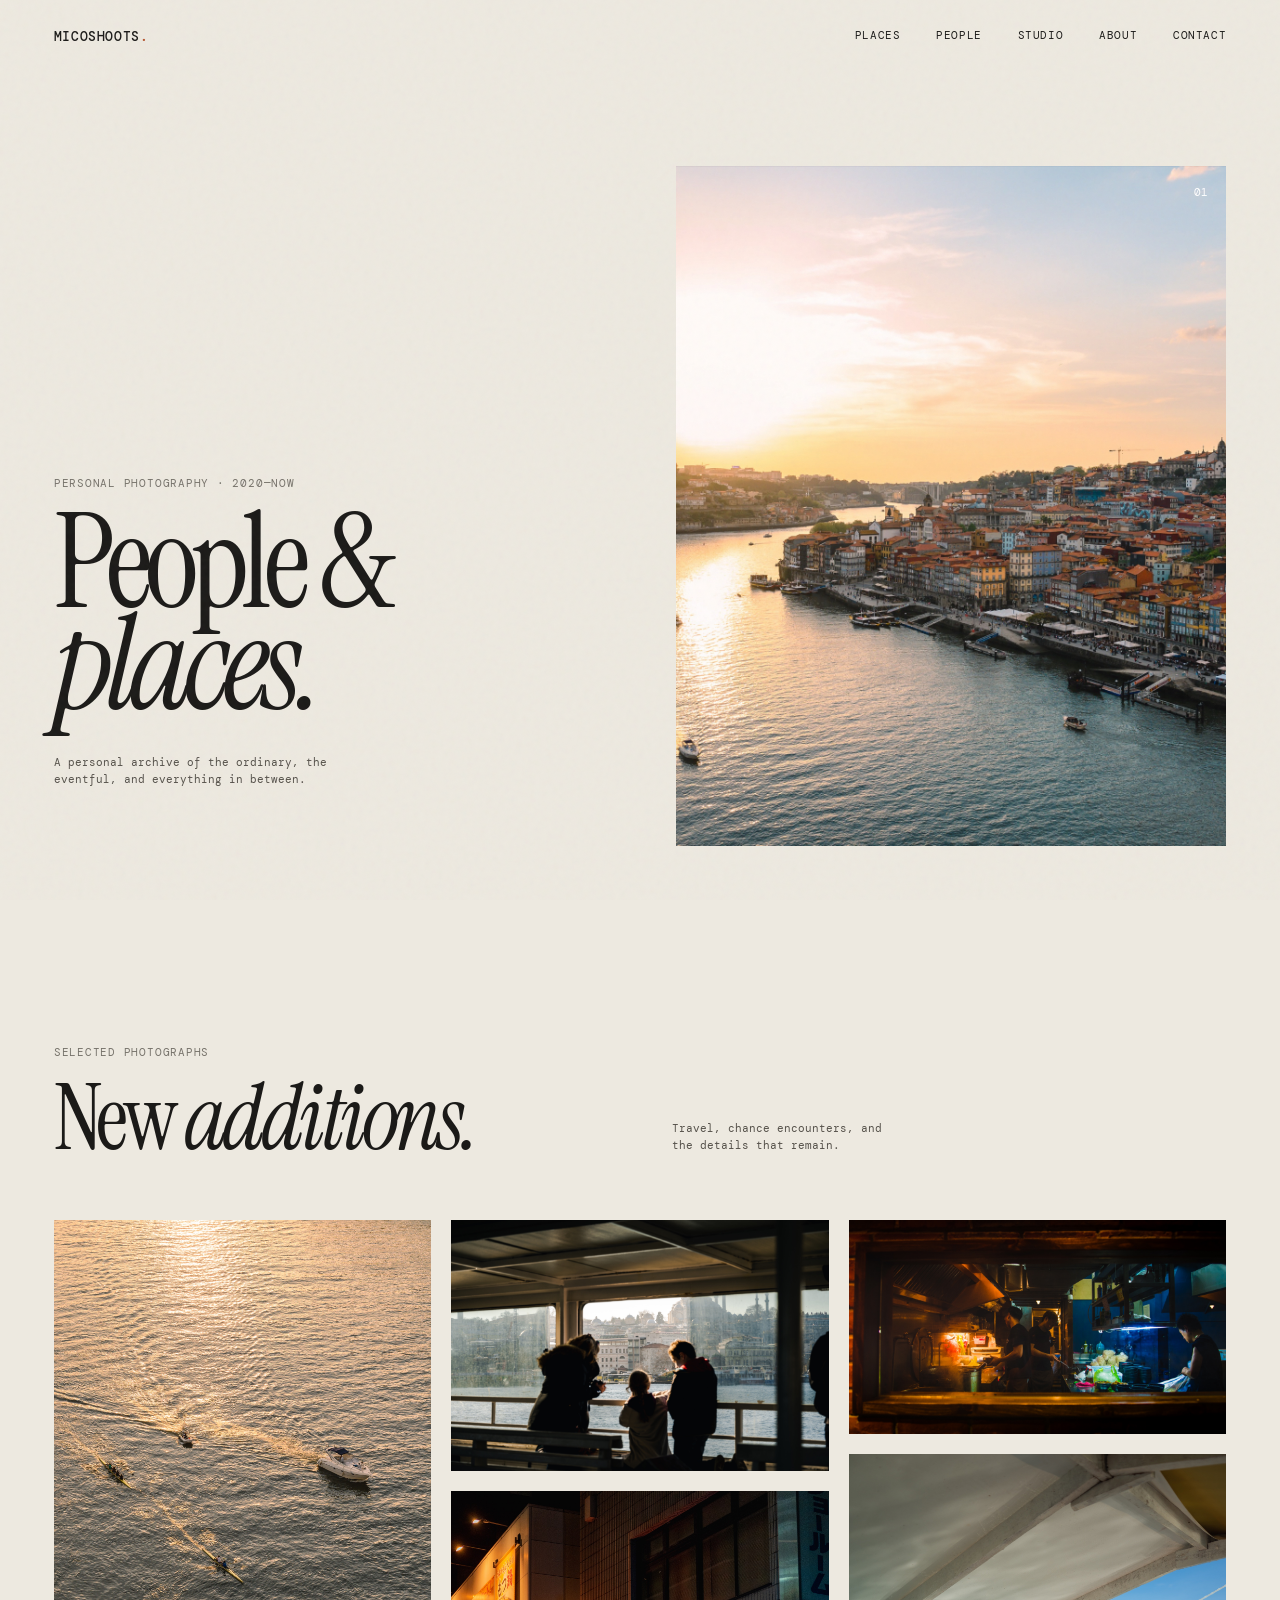
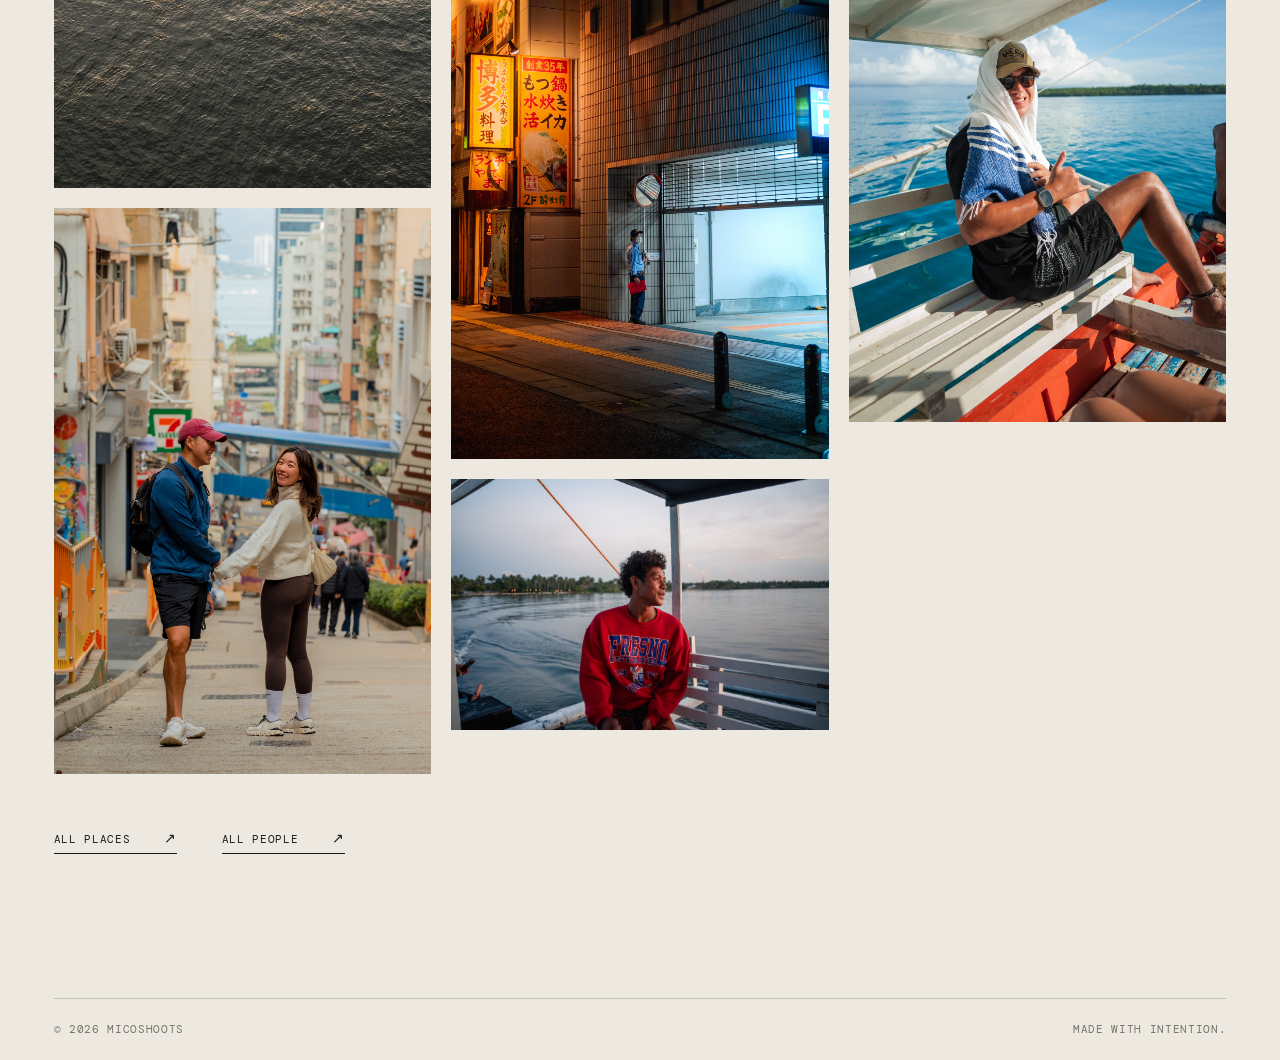
<file: index.html>
<!doctype html>
<html lang="en">
  <head>
    <meta charset="UTF-8" />
    <meta name="viewport" content="width=device-width, initial-scale=1.0" />
    <meta name="description" content="Personal photographs of people and places by Mico Go." />
    <title>micoshoots — Photographs</title>
    <link rel="icon" href="favicon.svg" type="image/svg+xml" />
    <!-- Google tag (gtag.js) -->
    <script async src="https://www.googletagmanager.com/gtag/js?id=G-JV5TZPGL5W"></script>
    <script>
      window.dataLayer = window.dataLayer || [];
      function gtag(){dataLayer.push(arguments);}
      gtag('js', new Date());
      gtag('config', 'G-JV5TZPGL5W');
    </script>
    <link rel="preconnect" href="https://fonts.googleapis.com" />
    <link rel="preconnect" href="https://fonts.gstatic.com" crossorigin />
    <link href="https://fonts.googleapis.com/css2?family=DM+Mono:wght@400;500&family=Instrument+Serif:ital@0;1&display=swap" rel="stylesheet" />
    <link rel="stylesheet" href="styles.css" />
  </head>
  <body>
    <div class="grain" aria-hidden="true"></div>
    <header class="site-header">
      <a class="wordmark" href="#top">micoshoots<span>.</span></a>
      <nav aria-label="Primary navigation">
        <a href="places.html">Places</a>
        <a href="people.html">People</a>
        <a href="studio-work-events.html">Studio</a>
        <a href="about.html">About</a>
        <a href="mailto:mico.go@gmail.com">Contact</a>
      </nav>
    </header>

    <main id="top">
      <section class="hero" aria-labelledby="hero-title">
        <div class="hero-copy">
          <p class="eyebrow">Personal photography · 2020—now</p>
          <h1 id="hero-title">People &amp;<br /><em>places.</em></h1>
          <p class="hero-intro">A personal archive of the ordinary, the eventful, and everything in between.</p>
        </div>
        <a class="hero-image image-slot hero-slot" href="#featured" aria-label="Explore selected photographs">
          <img src="images/places/MTG_1075.jpg" alt="Travel photograph" fetchpriority="high" />
          <span class="photo-number">01</span>
          <span class="hero-image-caption">See the photographs <span>↓</span></span>
        </a>
      </section>

      <section class="home-selection" id="featured" aria-labelledby="featured-title">
        <div class="section-heading">
          <p class="eyebrow">Selected photographs</p>
          <h2 id="featured-title">New <em>additions.</em></h2>
          <p>Travel, chance encounters, and the details that remain.</p>
        </div>

        <div class="photo-grid home-photo-grid">
          <a class="photo-card" href="places.html"><img src="images/places/MTG_1077.jpg" alt="Travel photograph" loading="lazy" /></a>
          <a class="photo-card" href="people.html"><img src="images/people/20251227-MTG_0203.JPG" alt="Portrait photograph" loading="lazy" /></a>
          <a class="photo-card" href="people.html"><img src="images/people/MTG_0802.jpg" alt="Passengers looking across a city waterfront from a ferry" loading="lazy" /></a>
          <a class="photo-card" href="places.html"><img src="images/places/MTG_2035.jpg" alt="Travel photograph" loading="lazy" /></a>
          <a class="photo-card" href="people.html"><img src="images/people/MTG_6639.jpg" alt="Portrait photograph" loading="lazy" /></a>
          <a class="photo-card" href="people.html"><img src="images/people/13.jpg" alt="Cooks working inside a restaurant kitchen" loading="lazy" /></a>
          <a class="photo-card" href="people.html"><img src="images/people/MTG_7825.jpg" alt="Portrait photograph" loading="lazy" /></a>
        </div>

        <div class="collection-links" aria-label="Browse all photographs">
          <a href="places.html">All places <span>↗</span></a>
          <a href="people.html">All people <span>↗</span></a>
        </div>
      </section>

    </main>

    <footer>
      <span>© <span id="year"></span> micoshoots</span>
      <span>Made with intention.</span>
    </footer>
    <script src="script.js"></script>
  </body>
</html>
</file>
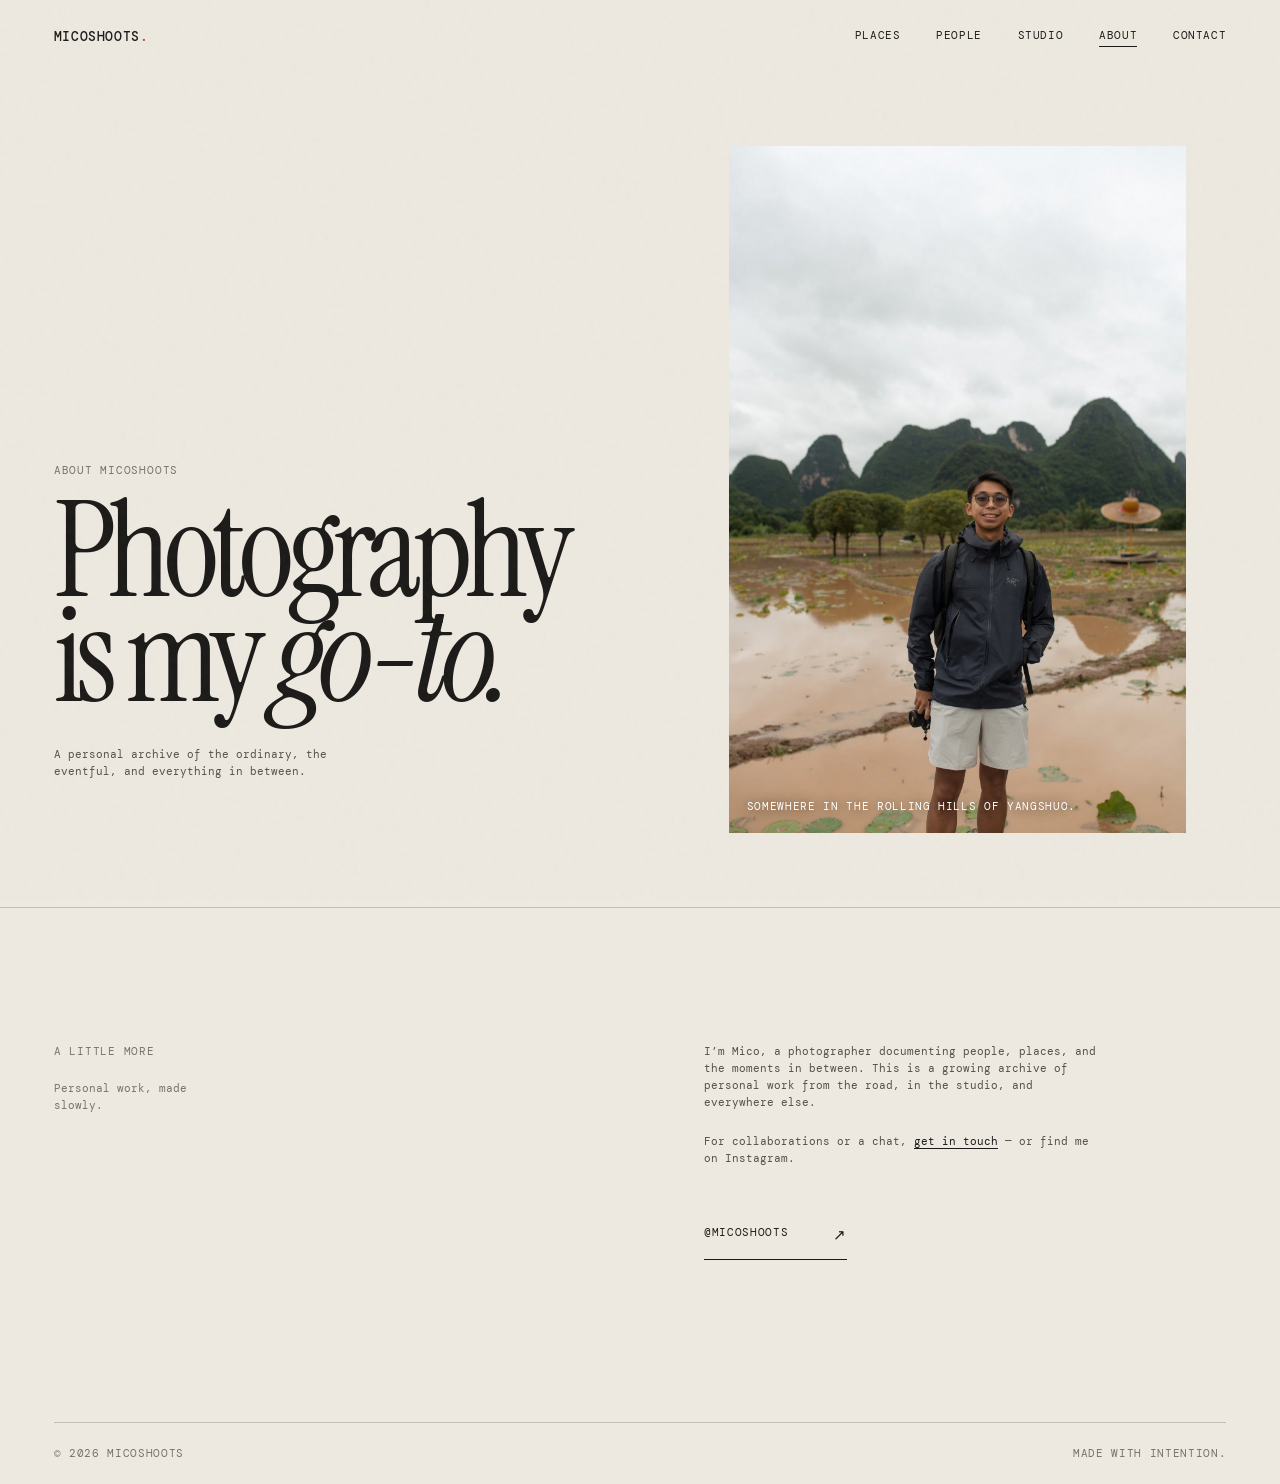
<file: about.html>
<!doctype html>
<html lang="en">
  <head>
    <meta charset="UTF-8" />
    <meta name="viewport" content="width=device-width, initial-scale=1.0" />
    <meta name="description" content="About Mico Go and micoshoots." />
    <title>About — micoshoots</title>
    <link rel="icon" href="favicon.svg" type="image/svg+xml" />
    <!-- Google tag (gtag.js) -->
    <script async src="https://www.googletagmanager.com/gtag/js?id=G-JV5TZPGL5W"></script>
    <script>
      window.dataLayer = window.dataLayer || [];
      function gtag(){dataLayer.push(arguments);}
      gtag('js', new Date());
      gtag('config', 'G-JV5TZPGL5W');
    </script>
    <link rel="preconnect" href="https://fonts.googleapis.com" />
    <link rel="preconnect" href="https://fonts.gstatic.com" crossorigin />
    <link href="https://fonts.googleapis.com/css2?family=DM+Mono:wght@400;500&family=Instrument+Serif:ital@0;1&display=swap" rel="stylesheet" />
    <link rel="stylesheet" href="styles.css" />
  </head>
  <body class="about-page">
    <div class="grain" aria-hidden="true"></div>
    <header class="site-header">
      <a class="wordmark" href="index.html">micoshoots<span>.</span></a>
      <nav aria-label="Primary navigation">
        <a href="places.html">Places</a>
        <a href="people.html">People</a>
        <a href="studio-work-events.html">Studio</a>
        <a href="about.html" aria-current="page">About</a>
        <a href="mailto:mico.go@gmail.com">Contact</a>
      </nav>
    </header>

    <main>
      <section class="about-page-hero" aria-labelledby="about-title">
        <div class="about-page-title">
          <p class="eyebrow">About micoshoots</p>
          <h1 id="about-title">Photography is my <em>go-to.</em></h1>
          <p class="about-lede">A personal archive of the ordinary, the eventful, and everything in between.</p>
        </div>
        <figure class="about-page-photo image-slot">
          <img src="images/about-mico.jpg" alt="Mico holding a camera in a mountain landscape" fetchpriority="high" />
          <figcaption>Somewhere in the rolling hills of Yangshuo.</figcaption>
        </figure>
      </section>

      <section class="about-page-story" aria-label="About Mico">
        <div class="about-page-note">
          <p class="eyebrow">A little more</p>
          <p>Personal work, made slowly.</p>
        </div>
        <div class="about-page-copy">
          <p>I’m Mico, a photographer documenting people, places, and the moments in between. This is a growing archive of personal work from the road, in the studio, and everywhere else.</p>
          <p>For collaborations or a chat, <a href="mailto:mico.go@gmail.com?subject=What's%20up!">get in touch</a> — or find me on Instagram.</p>
          <a class="instagram-link" href="https://instagram.com/micoshoots/" target="_blank" rel="noreferrer">@micoshoots <span>↗</span></a>
        </div>
      </section>
    </main>

    <footer>
      <span>© <span id="year"></span> micoshoots</span>
      <span>Made with intention.</span>
    </footer>
    <script src="script.js"></script>
  </body>
</html>
</file>
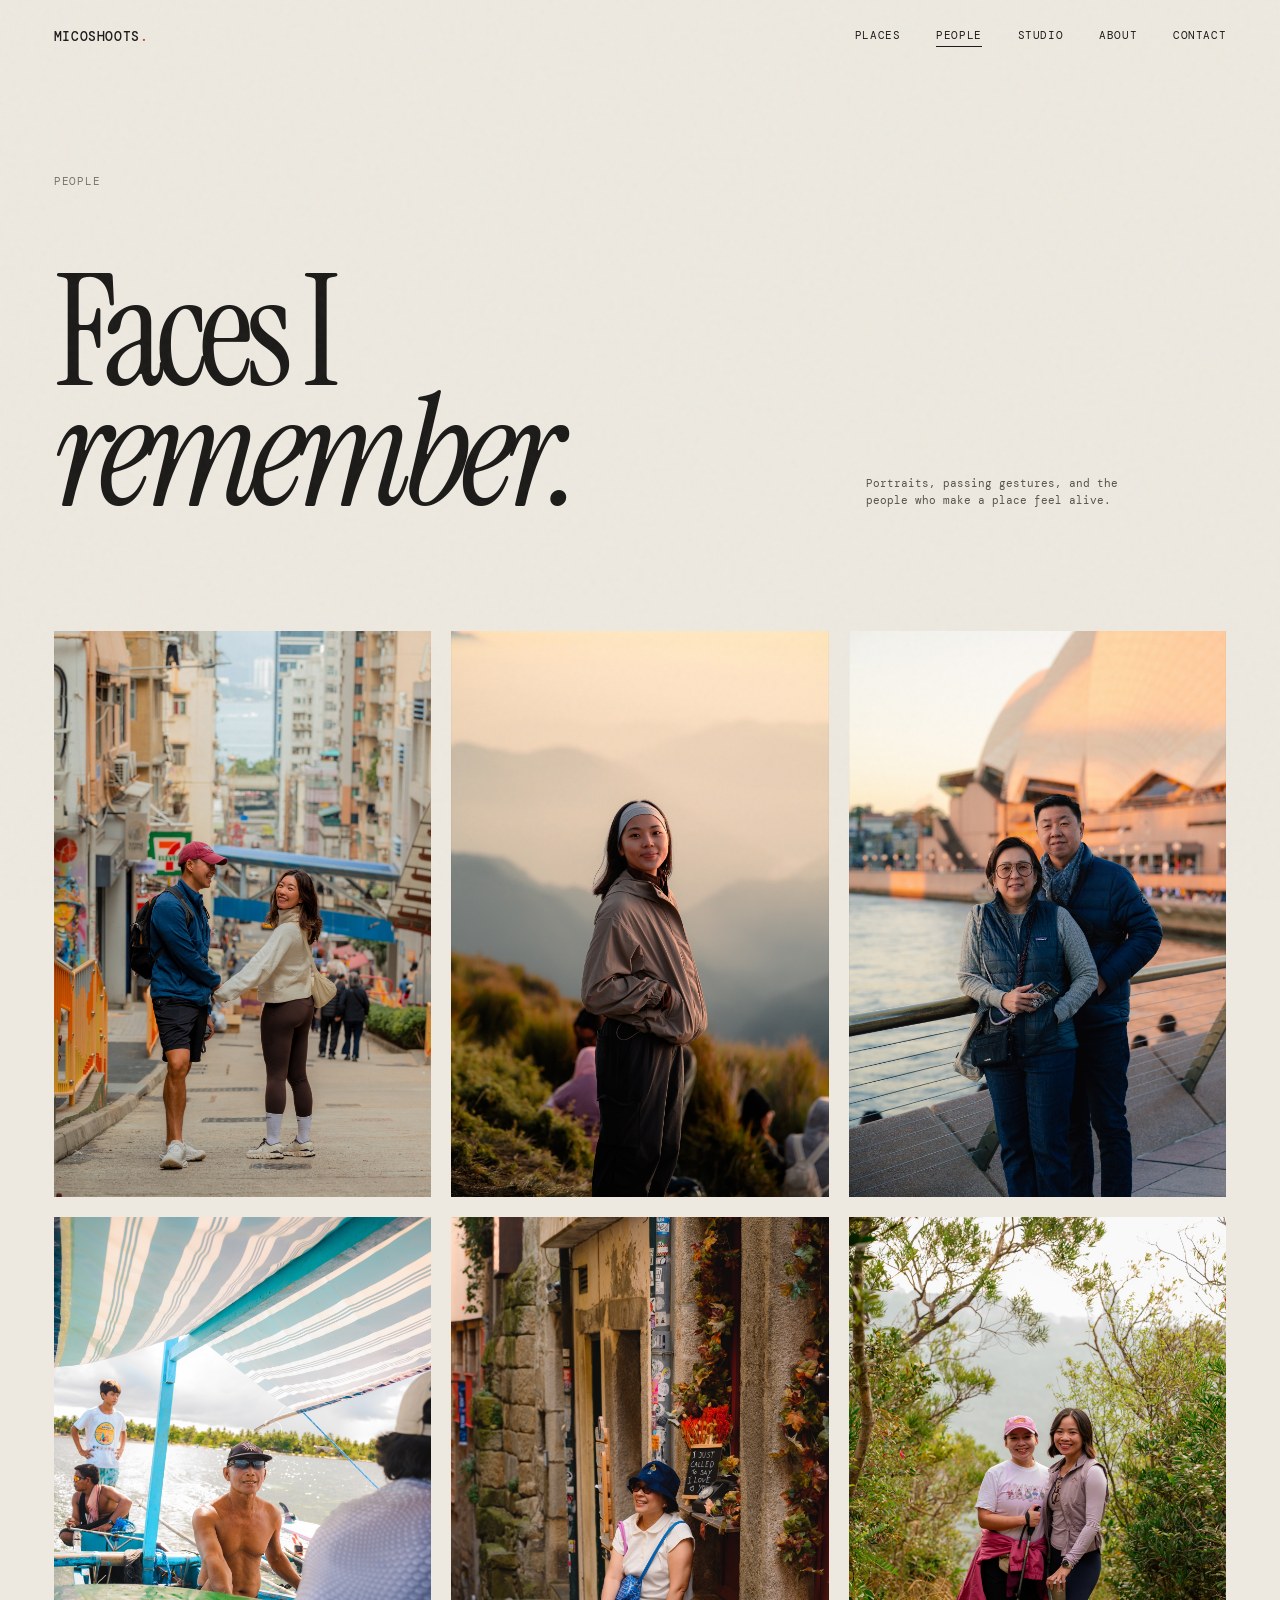
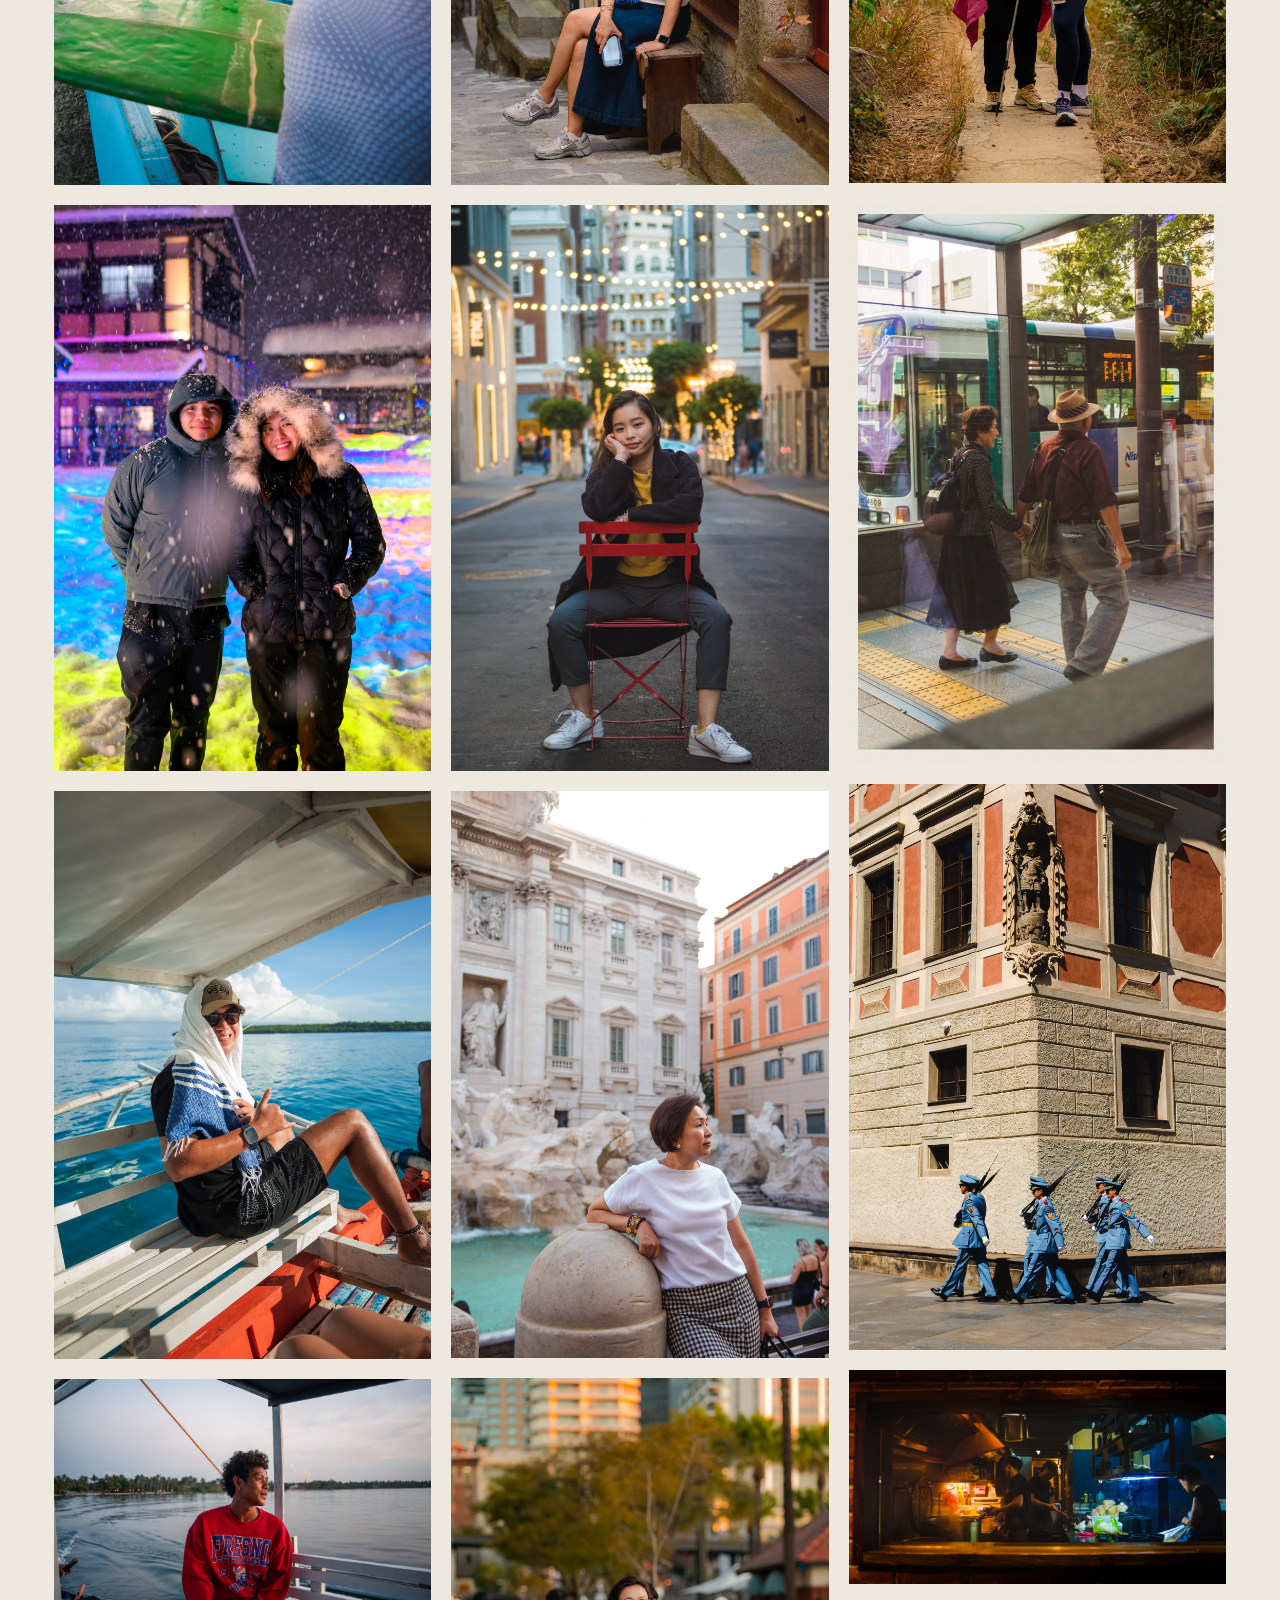
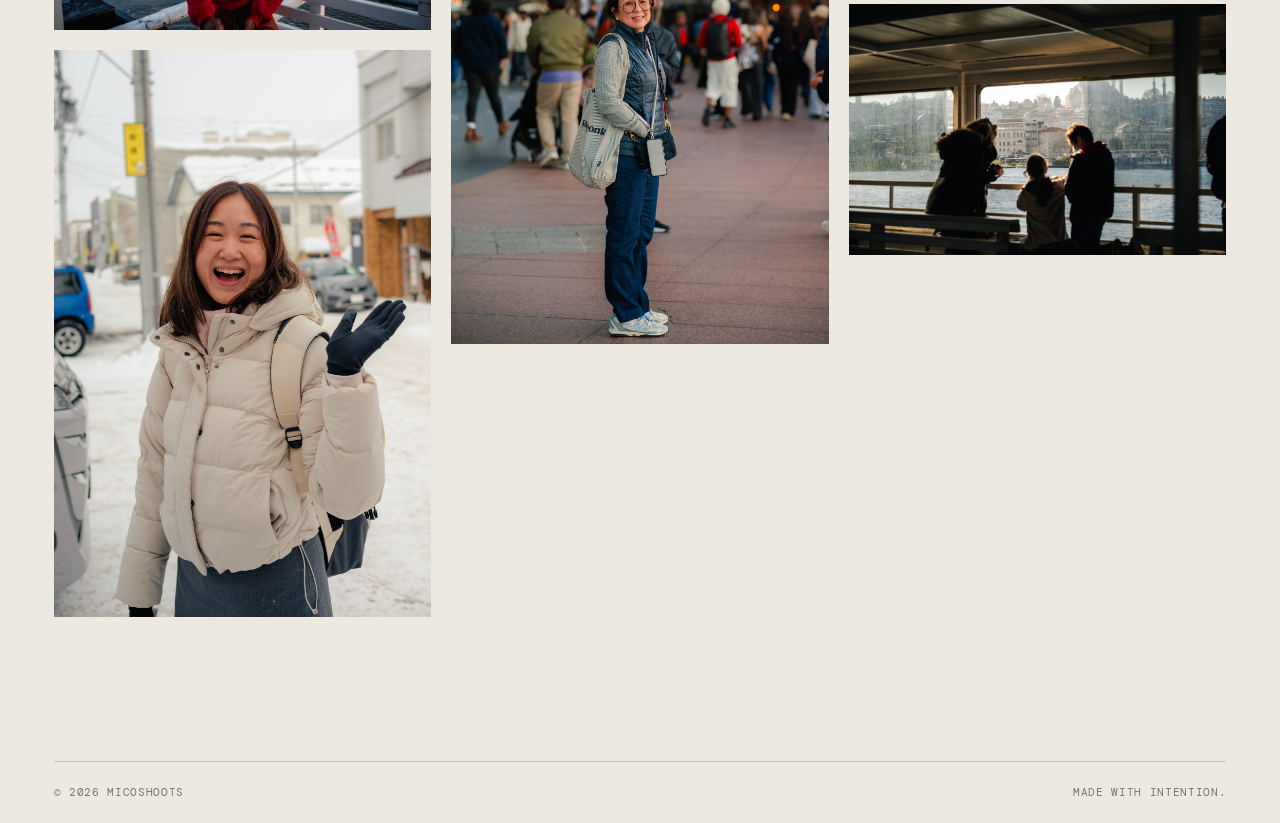
<file: people.html>
<!doctype html>
<html lang="en">
  <head>
    <meta charset="UTF-8" />
    <meta name="viewport" content="width=device-width, initial-scale=1.0" />
    <meta name="description" content="Portrait photographs by Mico Go." />
    <title>People — micoshoots</title>
    <link rel="icon" href="favicon.svg" type="image/svg+xml" />
    <script async src="https://www.googletagmanager.com/gtag/js?id=G-JV5TZPGL5W"></script>
    <script>window.dataLayer = window.dataLayer || []; function gtag(){dataLayer.push(arguments);} gtag('js', new Date()); gtag('config', 'G-JV5TZPGL5W');</script>
    <link rel="preconnect" href="https://fonts.googleapis.com" />
    <link rel="preconnect" href="https://fonts.gstatic.com" crossorigin />
    <link href="https://fonts.googleapis.com/css2?family=DM+Mono:wght@400;500&family=Instrument+Serif:ital@0;1&display=swap" rel="stylesheet" />
    <link rel="stylesheet" href="styles.css" />
  </head>
  <body class="gallery-page">
    <div class="grain" aria-hidden="true"></div>
    <header class="site-header">
      <a class="wordmark" href="index.html">micoshoots<span>.</span></a>
      <nav aria-label="Primary navigation">
        <a href="places.html">Places</a>
        <a href="people.html" aria-current="page">People</a>
        <a href="studio-work-events.html">Studio</a>
        <a href="about.html">About</a>
        <a href="mailto:mico.go@gmail.com">Contact</a>
      </nav>
    </header>
    <main>
      <section class="gallery-intro" aria-labelledby="people-title">
        <p class="eyebrow">People</p>
        <h1 id="people-title">Faces I <em>remember.</em></h1>
        <p>Portraits, passing gestures, and the people who make a place feel alive.</p>
      </section>
      <section class="gallery-section" aria-label="People photographs">
        <div class="photo-grid gallery-photo-grid">
          <figure class="photo-card"><img src="images/people/20251227-MTG_0203.JPG" alt="Portrait photograph" fetchpriority="high" /></figure>
          <figure class="photo-card"><img src="images/people/MTG_2408.jpg" alt="Portrait photograph" loading="lazy" /></figure>
          <figure class="photo-card"><img src="images/people/20260202-MTG_0444.JPG" alt="Portrait photograph" loading="lazy" /></figure>
          <figure class="photo-card"><img src="images/people/MTG_7825.jpg" alt="Portrait photograph" loading="lazy" /></figure>
          <figure class="photo-card"><img src="images/people/MTG_6639.jpg" alt="Portrait photograph" loading="lazy" /></figure>
          <figure class="photo-card"><img src="images/people/20260129-MTG_0368.JPG" alt="Portrait photograph" loading="lazy" /></figure>
          <figure class="photo-card"><img src="images/people/20260426-MTG_0614.JPG" alt="Portrait photograph" loading="lazy" /></figure>
          <figure class="photo-card"><img src="images/people/MTG_0919.jpg" alt="Portrait photograph" loading="lazy" /></figure>
          <figure class="photo-card"><img src="images/people/MTG-5506 copy.jpg" alt="Portrait photograph" loading="lazy" /></figure>
          <figure class="photo-card"><img src="images/people/MTG-9099 copy.jpg" alt="Portrait photograph" loading="lazy" /></figure>
          <figure class="photo-card"><img src="images/people/20260731-MTG_1135.JPG" alt="Portrait photograph" loading="lazy" /></figure>
          <figure class="photo-card"><img src="images/people/20260731-MTG_1127.JPG" alt="Portrait photograph" loading="lazy" /></figure>
          <figure class="photo-card"><img src="images/people/20251227-MTG_0130.JPG" alt="Portrait photograph" loading="lazy" /></figure>
          <figure class="photo-card"><img src="images/people/screenshot-couple.jpg" alt="An older couple holding hands at a bus stop" loading="lazy" /></figure>
          <figure class="photo-card"><img src="images/people/3.jpg" alt="Ceremonial guards marching outside a historic building" loading="lazy" /></figure>
          <figure class="photo-card"><img src="images/people/13.jpg" alt="Cooks working inside a restaurant kitchen" loading="lazy" /></figure>
          <figure class="photo-card"><img src="images/people/MTG_0802.jpg" alt="Passengers looking across a city waterfront from a ferry" loading="lazy" /></figure>
        </div>
      </section>
    </main>
    <footer><span>© <span id="year"></span> micoshoots</span><span>Made with intention.</span></footer>
    <script src="script.js"></script>
  </body>
</html>
</file>
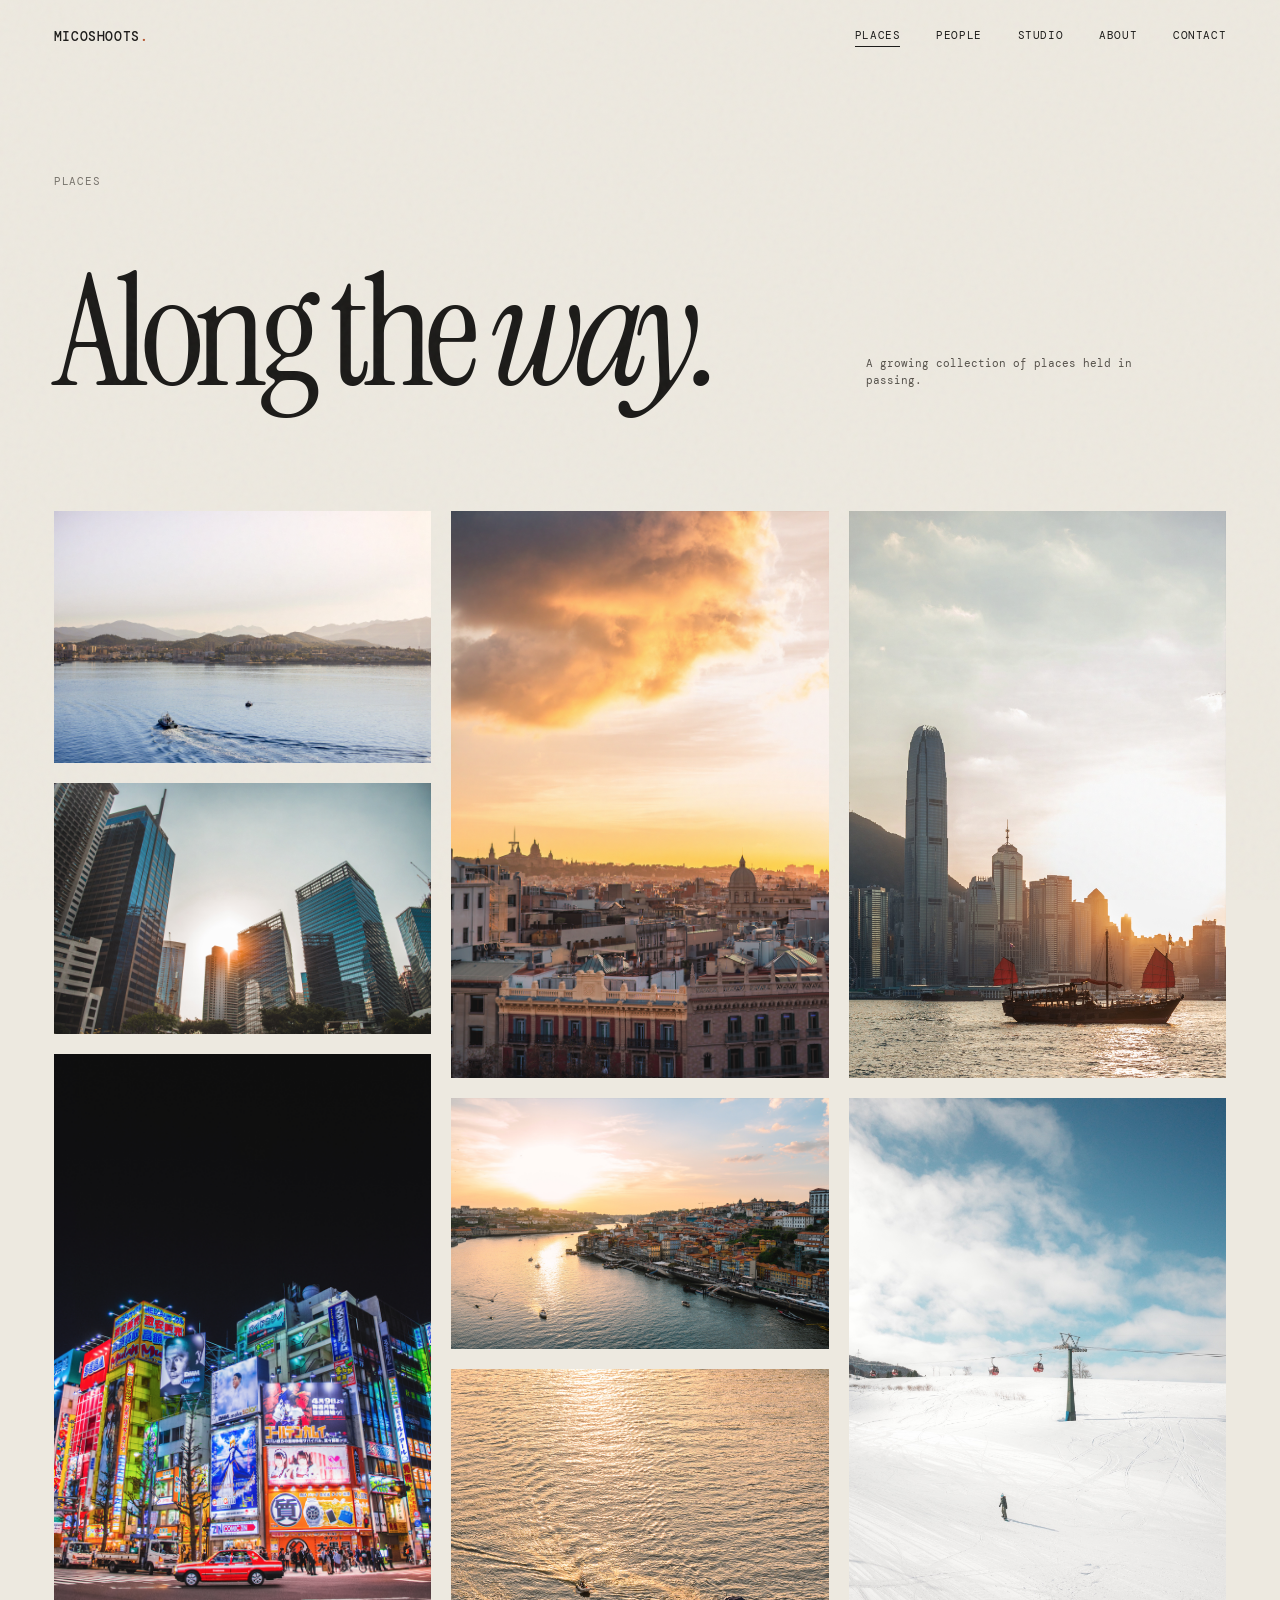
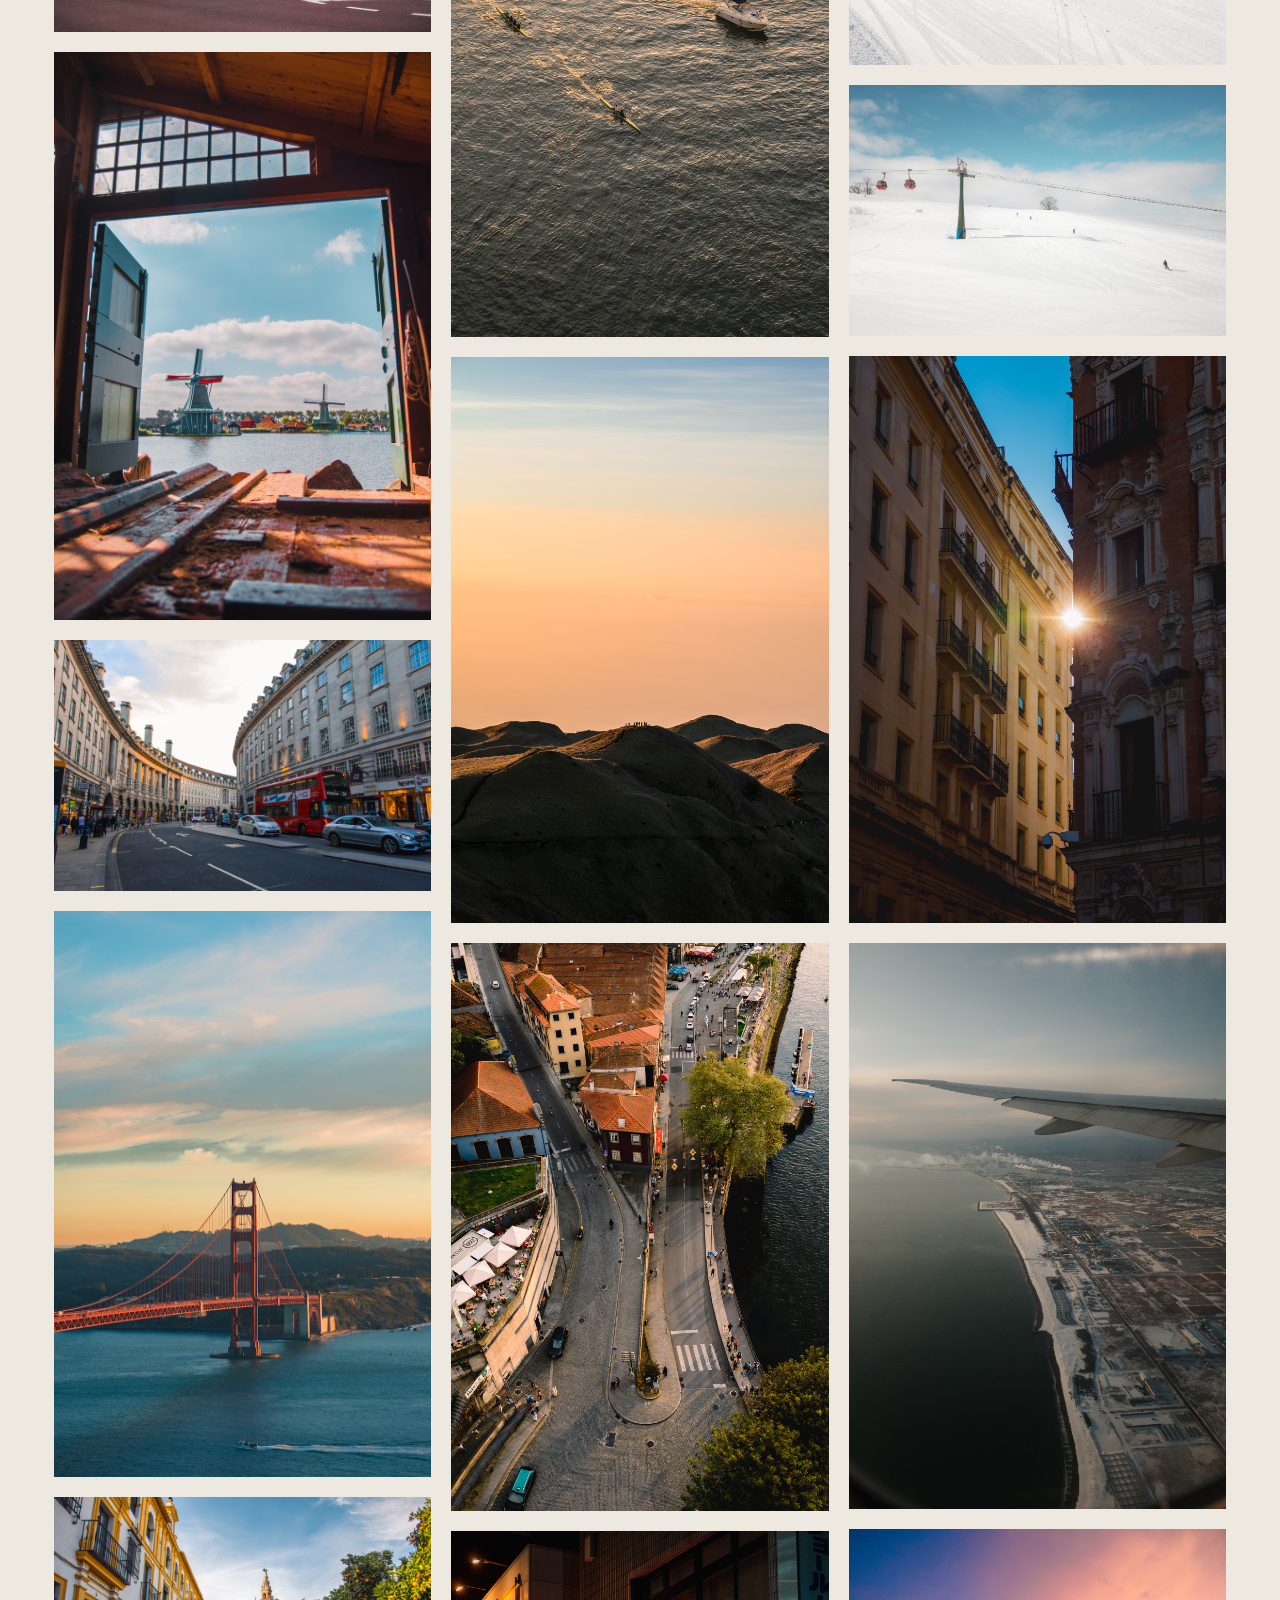
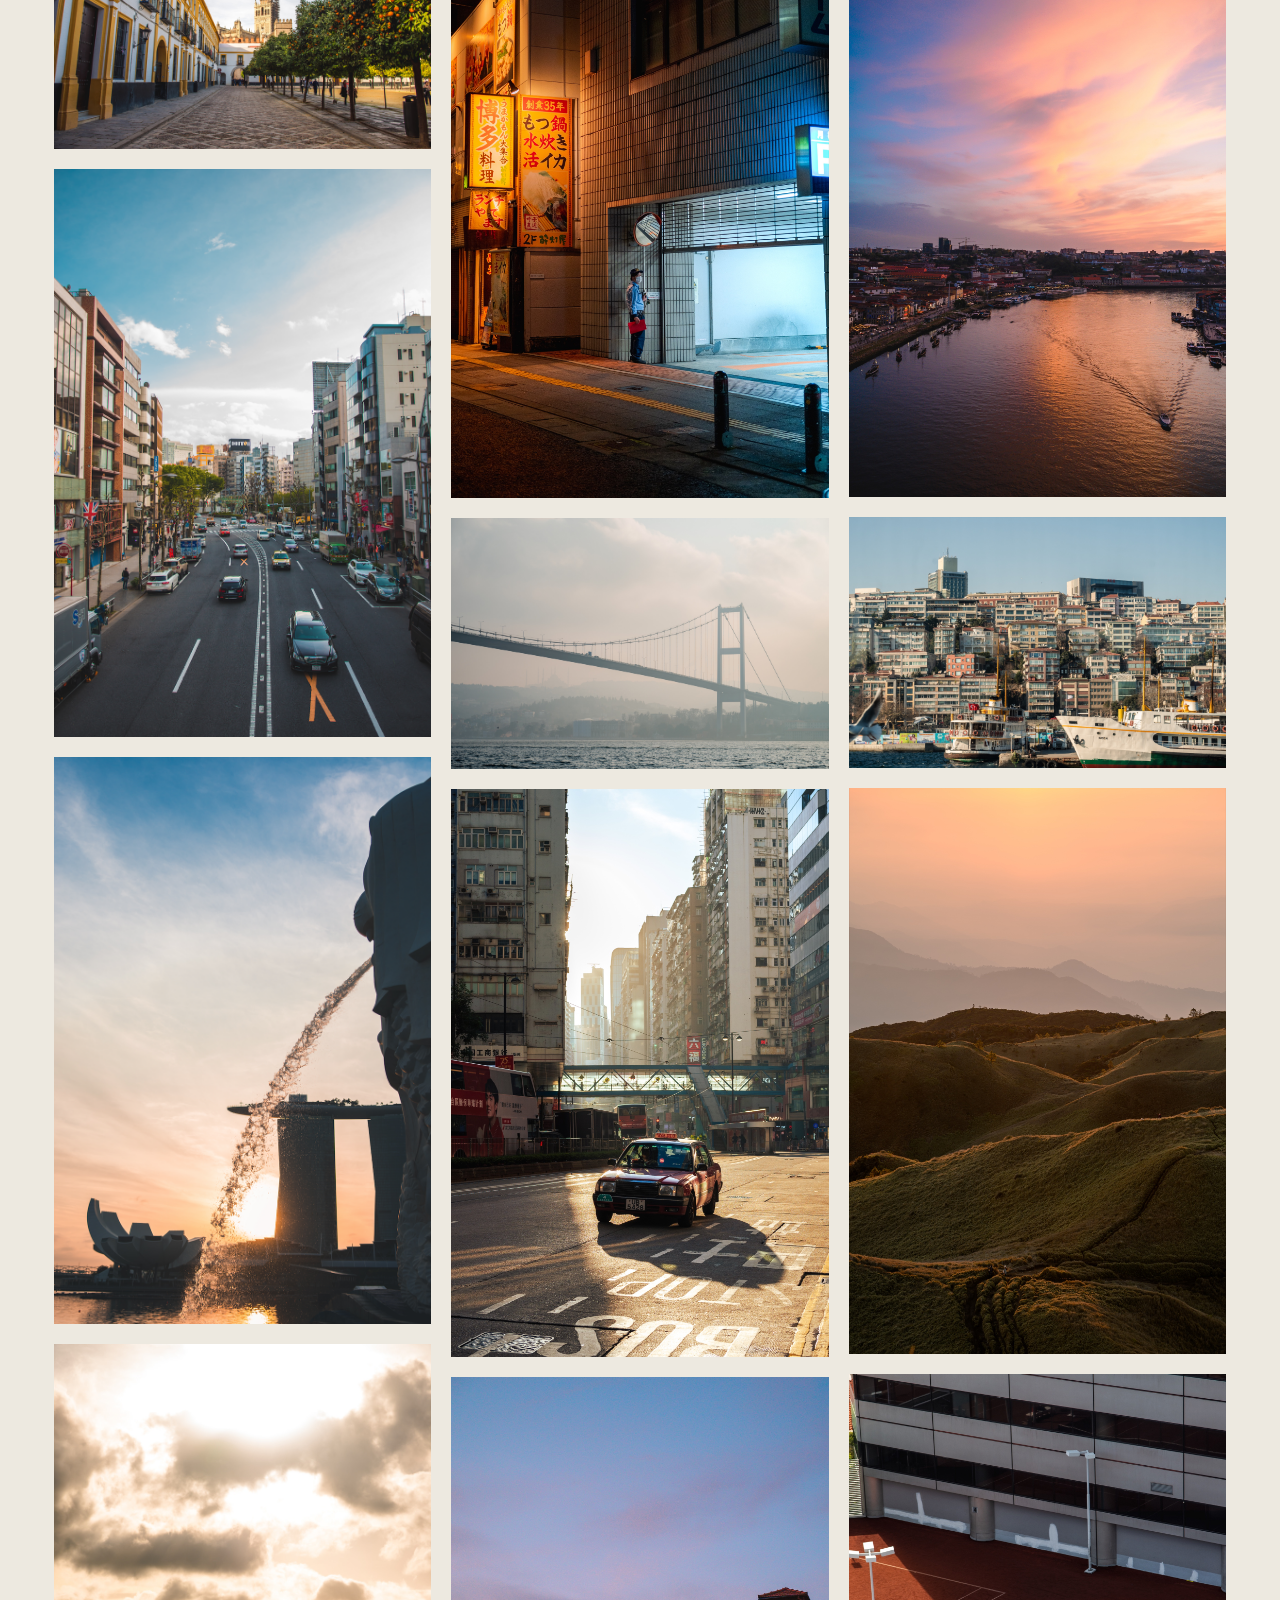
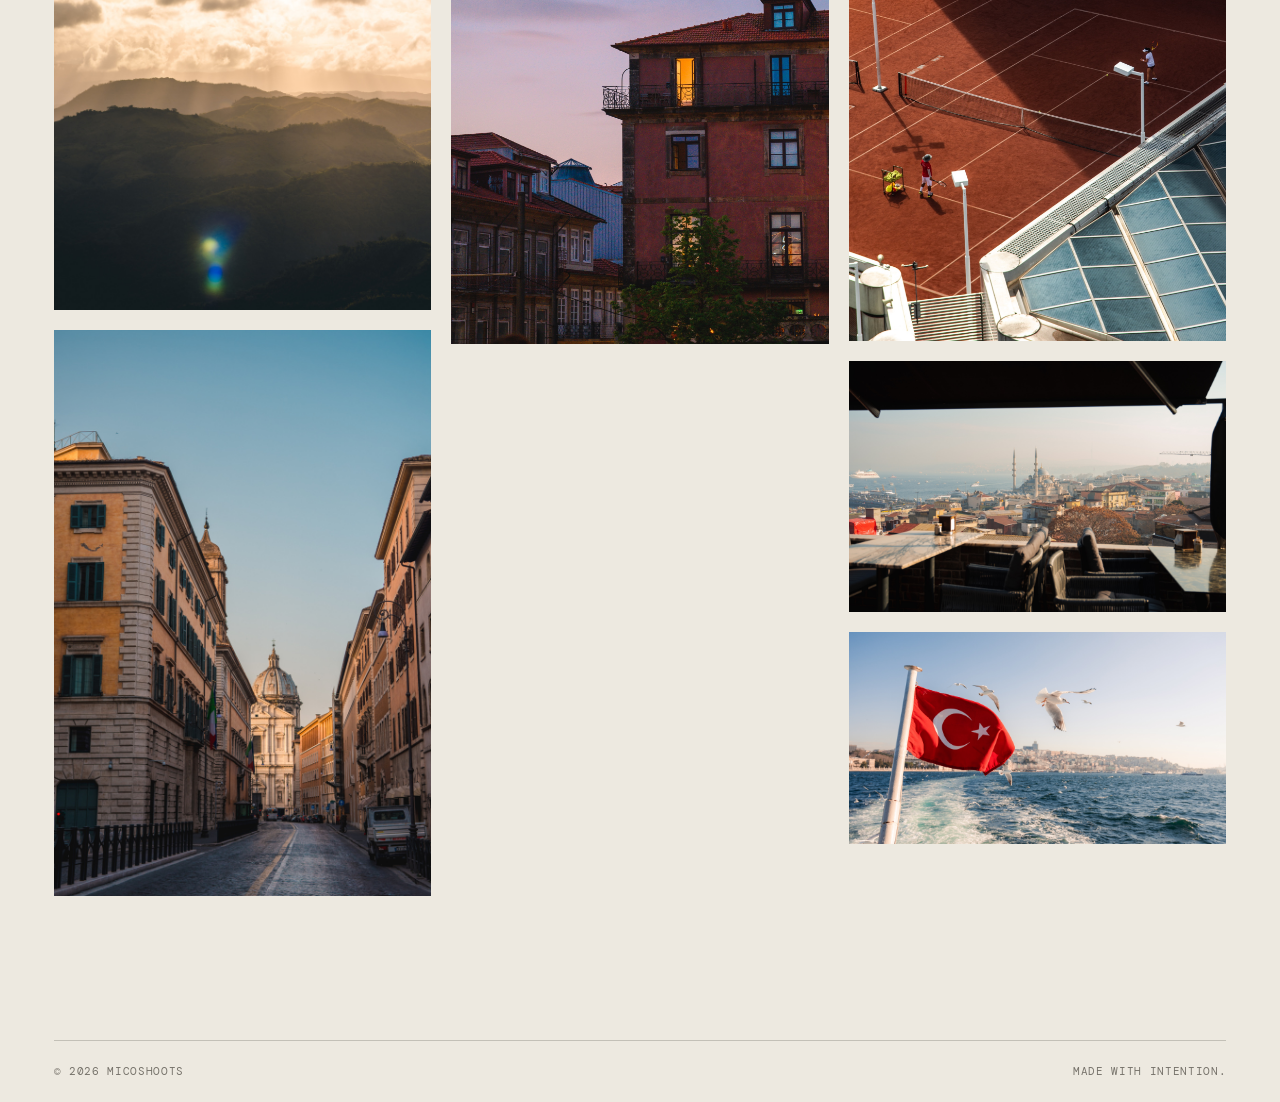
<file: places.html>
<!doctype html>
<html lang="en">
  <head>
    <meta charset="UTF-8" />
    <meta name="viewport" content="width=device-width, initial-scale=1.0" />
    <meta name="description" content="Travel and place photographs by Mico Go." />
    <title>Places — micoshoots</title>
    <link rel="icon" href="favicon.svg" type="image/svg+xml" />
    <script async src="https://www.googletagmanager.com/gtag/js?id=G-JV5TZPGL5W"></script>
    <script>window.dataLayer = window.dataLayer || []; function gtag(){dataLayer.push(arguments);} gtag('js', new Date()); gtag('config', 'G-JV5TZPGL5W');</script>
    <link rel="preconnect" href="https://fonts.googleapis.com" />
    <link rel="preconnect" href="https://fonts.gstatic.com" crossorigin />
    <link href="https://fonts.googleapis.com/css2?family=DM+Mono:wght@400;500&family=Instrument+Serif:ital@0;1&display=swap" rel="stylesheet" />
    <link rel="stylesheet" href="styles.css" />
  </head>
  <body class="gallery-page">
    <div class="grain" aria-hidden="true"></div>
    <header class="site-header">
      <a class="wordmark" href="index.html">micoshoots<span>.</span></a>
      <nav aria-label="Primary navigation">
        <a href="places.html" aria-current="page">Places</a>
        <a href="people.html">People</a>
        <a href="studio-work-events.html">Studio</a>
        <a href="about.html">About</a>
        <a href="mailto:mico.go@gmail.com">Contact</a>
      </nav>
    </header>
    <main>
      <section class="gallery-intro" aria-labelledby="places-title">
        <p class="eyebrow">Places</p>
        <h1 id="places-title">Along the <em>way.</em></h1>
        <p>A growing collection of places held in passing.</p>
      </section>
      <section class="gallery-section" aria-label="Place photographs">
        <div class="photo-grid gallery-photo-grid">
          <figure class="photo-card"><img src="images/micoshoots/01.jpg" alt="Corsica, France" fetchpriority="high" /></figure>
          <figure class="photo-card"><img src="images/micoshoots/02.jpg" alt="Taguig, Metro Manila" loading="lazy" /></figure>
          <figure class="photo-card"><img src="images/micoshoots/03.png" alt="Tokyo, Japan" loading="lazy" /></figure>
          <figure class="photo-card"><img src="images/micoshoots/04.png" alt="Zaans Schans, Amsterdam" loading="lazy" /></figure>
          <figure class="photo-card"><img src="images/micoshoots/05.jpg" alt="London, United Kingdom" loading="lazy" /></figure>
          <figure class="photo-card"><img src="images/micoshoots/06.png" alt="San Francisco, USA" loading="lazy" /></figure>
          <figure class="photo-card"><img src="images/micoshoots/07.jpg" alt="Seville, Spain" loading="lazy" /></figure>
          <figure class="photo-card"><img src="images/micoshoots/08.png" alt="Tokyo, Japan" loading="lazy" /></figure>
          <figure class="photo-card"><img src="images/micoshoots/09.png" alt="Singapore City, Singapore" loading="lazy" /></figure>
          <figure class="photo-card"><img src="images/micoshoots/10.jpg" alt="Rizal, Philippines" loading="lazy" /></figure>
          <figure class="photo-card"><img src="images/micoshoots/11.jpg" alt="Rome, Italy" loading="lazy" /></figure>
          <figure class="photo-card"><img src="images/micoshoots/12.png" alt="Barcelona, Spain" loading="lazy" /></figure>
          <figure class="photo-card"><img src="images/places/MTG_1075.jpg" alt="Travel photograph" loading="lazy" /></figure>
          <figure class="photo-card"><img src="images/places/MTG_1077.jpg" alt="Travel photograph" loading="lazy" /></figure>
          <figure class="photo-card"><img src="images/places/20260426-MTG_0727.JPG" alt="Travel photograph" loading="lazy" /></figure>
          <figure class="photo-card"><img src="images/places/MTG_1073.jpg" alt="Travel photograph" loading="lazy" /></figure>
          <figure class="photo-card"><img src="images/places/MTG_2035.jpg" alt="Travel photograph" loading="lazy" /></figure>
          <figure class="photo-card"><img src="images/places/15.jpg" alt="Travel photograph" loading="lazy" /></figure>
          <figure class="photo-card"><img src="images/places/17.jpg" alt="Travel photograph" loading="lazy" /></figure>
          <figure class="photo-card"><img src="images/places/MTG_1174.jpg" alt="Travel photograph" loading="lazy" /></figure>
          <figure class="photo-card"><img src="images/places/16.jpg" alt="Travel photograph" loading="lazy" /></figure>
          <figure class="photo-card"><img src="images/places/MG002682.JPG" alt="Travel photograph" loading="lazy" /></figure>
          <figure class="photo-card"><img src="images/places/MG002694.JPG" alt="Travel photograph" loading="lazy" /></figure>
          <figure class="photo-card"><img src="images/places/10.jpg" alt="Travel photograph" loading="lazy" /></figure>
          <figure class="photo-card"><img src="images/places/MG002472.JPG" alt="Travel photograph" loading="lazy" /></figure>
          <figure class="photo-card"><img src="images/places/MTG_1152.jpg" alt="Travel photograph" loading="lazy" /></figure>
          <figure class="photo-card"><img src="images/places/2.jpg" alt="Travel photograph" loading="lazy" /></figure>
          <figure class="photo-card"><img src="images/places/20260426-MTG_0671.JPG" alt="Travel photograph" loading="lazy" /></figure>
          <figure class="photo-card"><img src="images/places/_MTG7389.jpg" alt="Tennis courts viewed from above" loading="lazy" /></figure>
          <figure class="photo-card"><img src="images/places/MTG_1850.JPG" alt="View across Istanbul toward a waterfront mosque" loading="lazy" /></figure>
          <figure class="photo-card"><img src="images/places/MTG_0829.JPG" alt="Turkish flag and seagulls above the Bosphorus" loading="lazy" /></figure>
        </div>
      </section>
    </main>
    <footer><span>© <span id="year"></span> micoshoots</span><span>Made with intention.</span></footer>
    <script src="script.js"></script>
  </body>
</html>
</file>
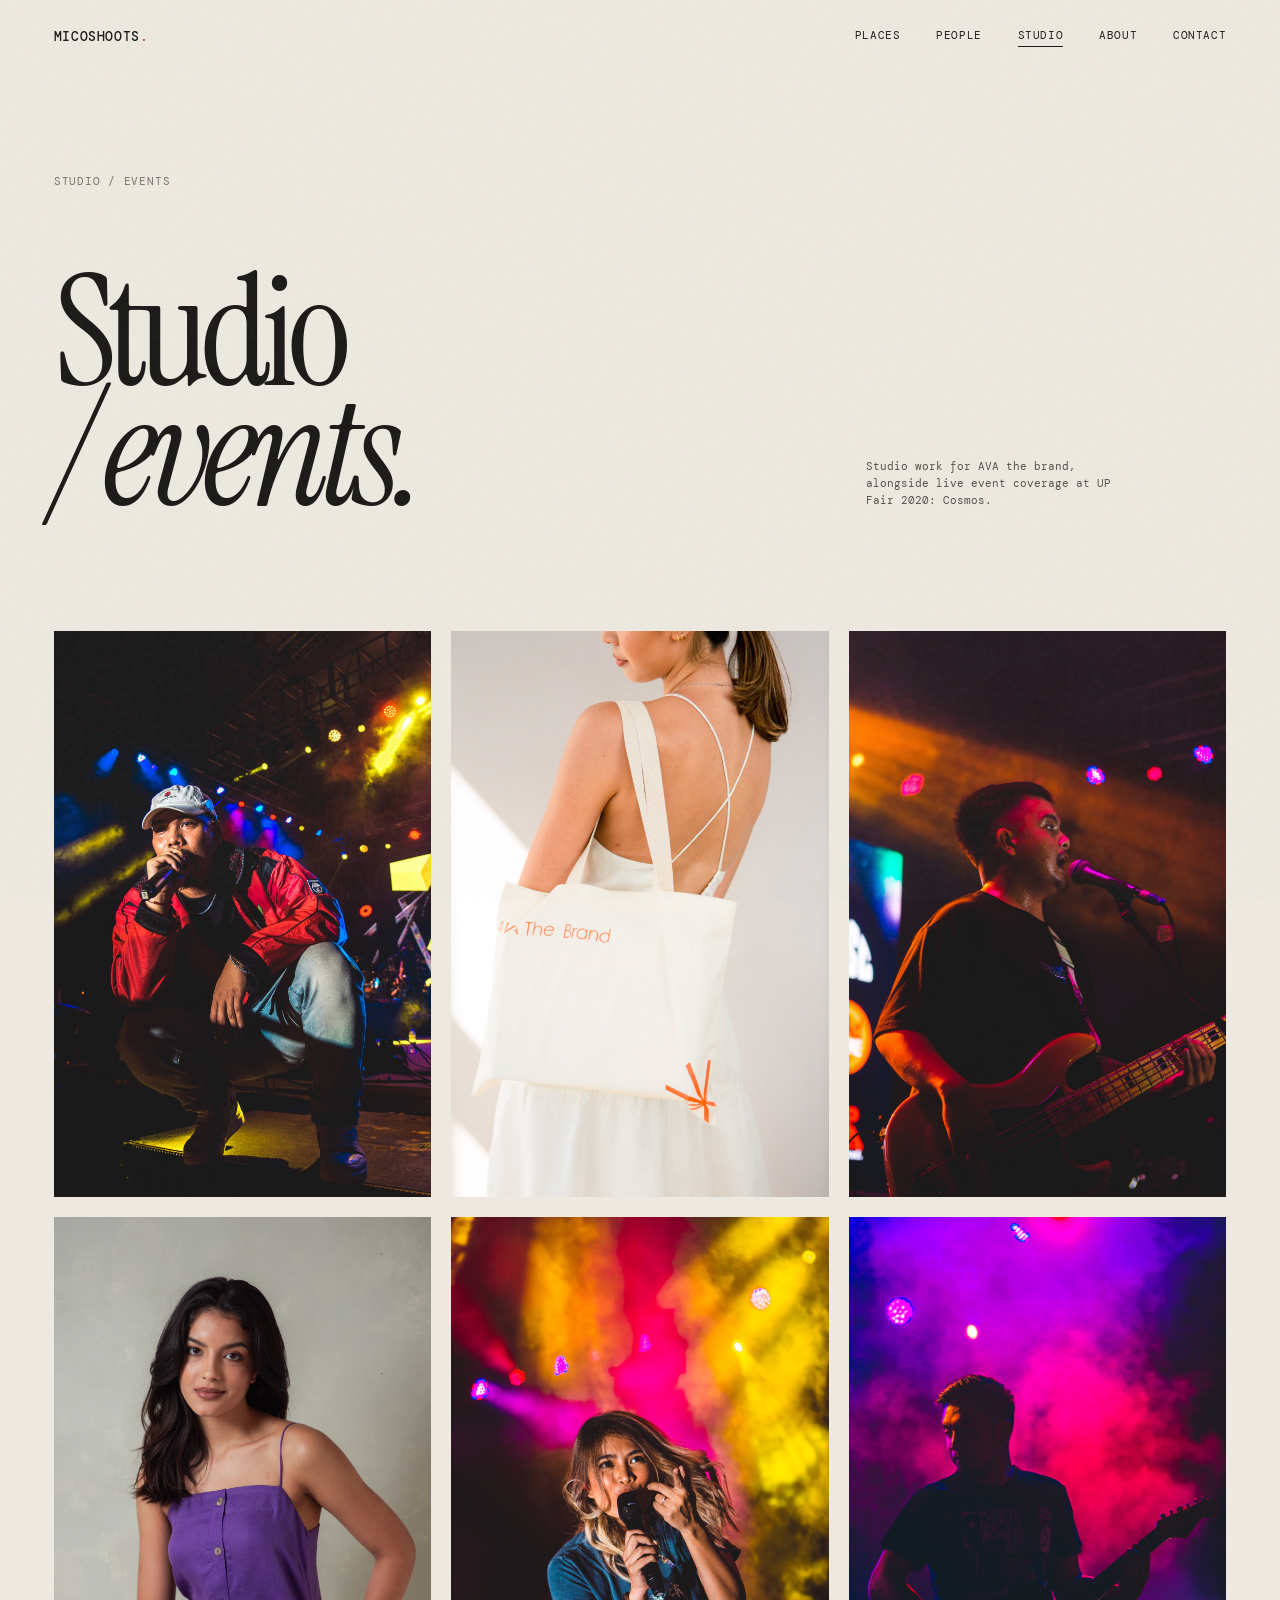
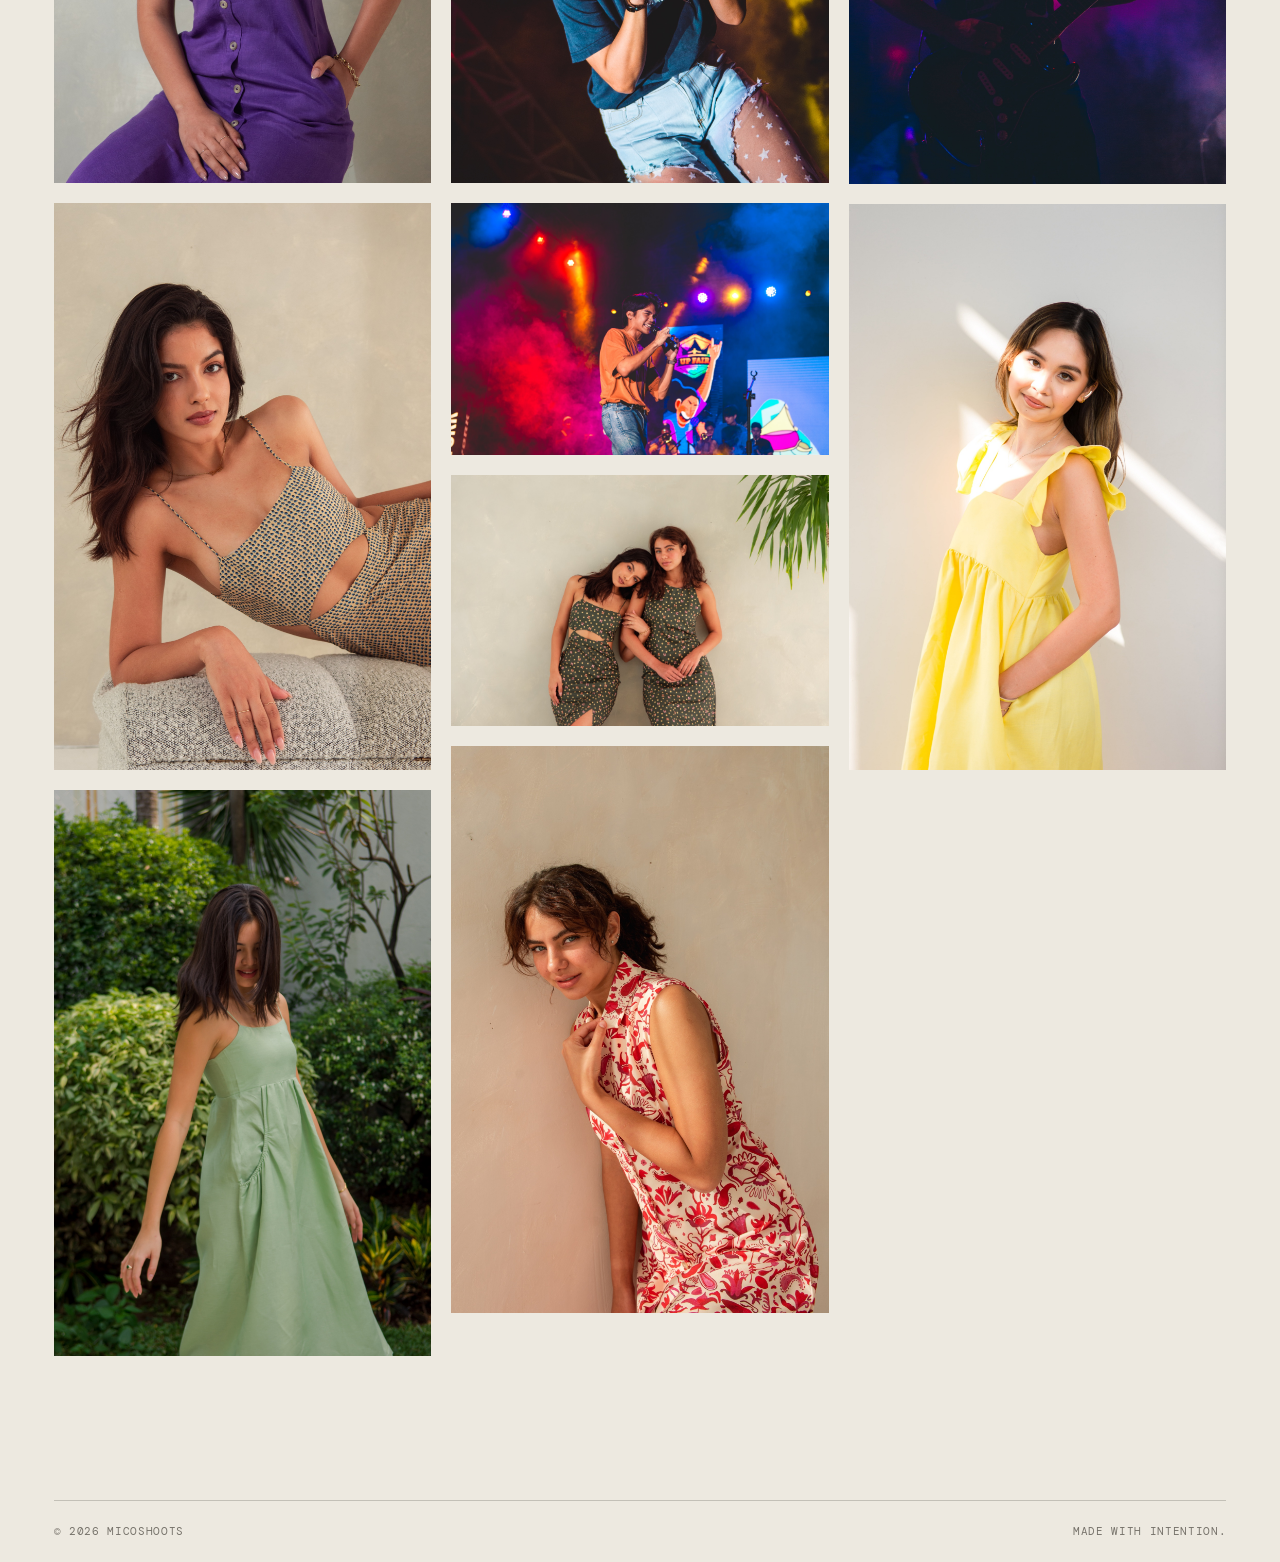
<file: studio-work-events.html>
<!doctype html>
<html lang="en">
  <head>
    <meta charset="UTF-8" />
    <meta name="viewport" content="width=device-width, initial-scale=1.0" />
    <meta name="description" content="Studio and event photographs by Mico Go." />
    <title>Studio / Events — micoshoots</title>
    <link rel="icon" href="favicon.svg" type="image/svg+xml" />
    <script async src="https://www.googletagmanager.com/gtag/js?id=G-JV5TZPGL5W"></script>
    <script>window.dataLayer = window.dataLayer || []; function gtag(){dataLayer.push(arguments);} gtag('js', new Date()); gtag('config', 'G-JV5TZPGL5W');</script>
    <link rel="preconnect" href="https://fonts.googleapis.com" />
    <link rel="preconnect" href="https://fonts.gstatic.com" crossorigin />
    <link href="https://fonts.googleapis.com/css2?family=DM+Mono:wght@400;500&family=Instrument+Serif:ital@0;1&display=swap" rel="stylesheet" />
    <link rel="stylesheet" href="styles.css" />
  </head>
  <body class="gallery-page">
    <div class="grain" aria-hidden="true"></div>
    <header class="site-header">
      <a class="wordmark" href="index.html">micoshoots<span>.</span></a>
      <nav aria-label="Primary navigation">
        <a href="places.html">Places</a>
        <a href="people.html">People</a>
        <a href="studio-work-events.html" aria-current="page">Studio</a>
        <a href="about.html">About</a>
        <a href="mailto:mico.go@gmail.com">Contact</a>
      </nav>
    </header>
    <main>
      <section class="gallery-intro" aria-labelledby="studio-title">
        <p class="eyebrow">Studio / events</p>
        <h1 id="studio-title">Studio<br /><em>/ events.</em></h1>
        <p>Studio work for AVA the brand, alongside live event coverage at UP Fair 2020: Cosmos.</p>
      </section>
      <section class="gallery-section" aria-label="Studio and event photographs">
        <div class="photo-grid gallery-photo-grid">
          <figure class="photo-card"><img src="images/studio-work-events/_MTG1308.jpg" alt="Studio or event photograph" fetchpriority="high" /></figure>
          <figure class="photo-card"><img src="images/studio-work-events/_MTG8501.jpg" alt="Studio or event photograph" loading="lazy" /></figure>
          <figure class="photo-card"><img src="images/studio-work-events/_MTG8316.jpg" alt="Studio or event photograph" loading="lazy" /></figure>
          <figure class="photo-card"><img src="images/studio-work-events/_MTG6071.jpg" alt="Studio or event photograph" loading="lazy" /></figure>
          <figure class="photo-card"><img src="images/studio-work-events/_MTG5097-min.jpg" alt="Studio or event photograph" loading="lazy" /></figure>
          <figure class="photo-card"><img src="images/studio-work-events/_MTG0947.jpg" alt="Studio or event photograph" loading="lazy" /></figure>
          <figure class="photo-card"><img src="images/studio-work-events/MTG-1122-2.jpg" alt="Studio or event photograph" loading="lazy" /></figure>
          <figure class="photo-card"><img src="images/studio-work-events/_MTG8175.jpg" alt="Studio or event photograph" loading="lazy" /></figure>
          <figure class="photo-card"><img src="images/studio-work-events/_MTG8343.jpg" alt="Studio or event photograph" loading="lazy" /></figure>
          <figure class="photo-card"><img src="images/studio-work-events/_MTG0421.jpg" alt="Studio or event photograph" loading="lazy" /></figure>
          <figure class="photo-card"><img src="images/studio-work-events/_MTG0782.jpg" alt="Studio or event photograph" loading="lazy" /></figure>
          <figure class="photo-card"><img src="images/studio-work-events/_MTG5189-min.jpg" alt="Studio or event photograph" loading="lazy" /></figure>
        </div>
      </section>
    </main>
    <footer><span>© <span id="year"></span> micoshoots</span><span>Made with intention.</span></footer>
    <script src="script.js"></script>
  </body>
</html>
</file>
<file: styles.css>
:root {
  --ink: #1b1a18;
  --paper: #ede9e0;
  --muted: #77736b;
  --line: rgba(27, 26, 24, .2);
  --mono: "DM Mono", monospace;
  --serif: "Instrument Serif", Georgia, serif;
}

* { box-sizing: border-box; }
html { scroll-behavior: smooth; }
body { margin: 0; color: var(--ink); background: var(--paper); font-family: var(--mono); font-size: 11px; line-height: 1.55; }
a { color: inherit; text-decoration: none; }
h1, h2, p, figure { margin-top: 0; }
h1, h2 { font-weight: 400; }
.grain { pointer-events: none; position: fixed; z-index: 10; inset: 0; opacity: .045; background-image: url("data:image/svg+xml,%3Csvg viewBox='0 0 180 180' xmlns='http://www.w3.org/2000/svg'%3E%3Cfilter id='n'%3E%3CfeTurbulence type='fractalNoise' baseFrequency='.82' numOctaves='4' stitchTiles='stitch'/%3E%3C/filter%3E%3Crect width='100%25' height='100%25' filter='url(%23n)' opacity='.8'/%3E%3C/svg%3E"); }

.site-header { position: absolute; z-index: 2; top: 0; left: 0; width: 100%; display: flex; justify-content: space-between; align-items: center; padding: 27px 4.2vw; text-transform: uppercase; letter-spacing: .055em; }
.wordmark { font-size: 13px; font-weight: 500; white-space: nowrap; }
.wordmark span { color: #b4522b; }
nav { display: flex; gap: clamp(16px, 2.8vw, 42px); }
nav a { border-bottom: 1px solid transparent; padding-bottom: 2px; transition: border-color .2s ease; }
nav a:hover, nav a[aria-current="page"] { border-color: currentColor; }

.hero { min-height: 100svh; display: grid; grid-template-columns: 1fr minmax(280px, 43vw); align-items: stretch; padding: 124px 4.2vw 4.2vw; gap: 5vw; }
.hero-copy { display: flex; flex-direction: column; justify-content: flex-end; padding-bottom: 6.5vh; }
.eyebrow { margin: 0 0 20px; color: var(--muted); text-transform: uppercase; letter-spacing: .07em; }
h1 { margin-bottom: 0; font-family: var(--serif); font-size: clamp(72px, 10.2vw, 160px); line-height: .78; letter-spacing: -.055em; }
h2 { margin: 0; font-family: var(--serif); font-size: clamp(54px, 7vw, 105px); line-height: .85; letter-spacing: -.05em; }
em { font-style: italic; }
.hero-intro, .about-lede { width: min(275px, 90%); margin: 38px 0 0; color: #55514a; }
.image-slot { display: flex; position: relative; overflow: hidden; background: #a9afb3; isolation: isolate; }
.image-slot::after { content: ""; position: absolute; z-index: -1; inset: 0; background: linear-gradient(180deg, transparent 45%, rgba(0,0,0,.35)); }
.image-slot > img { position: absolute; inset: 0; width: 100%; height: 100%; object-fit: cover; }
.hero-image { min-height: min(680px, 82svh); color: #fff; align-self: end; transition: transform .5s ease; }
.hero-image:hover { transform: scale(.985); }
.photo-number { position: absolute; top: 18px; right: 18px; }
.hero-image-caption { display: flex; align-self: flex-end; justify-content: space-between; width: 100%; padding: 18px; text-transform: uppercase; letter-spacing: .06em; }
.hero-image-caption span { font-size: 16px; line-height: .8; }

.home-selection { padding: 16vh 4.2vw; }
.section-heading { display: grid; grid-template-columns: 1fr 1fr; column-gap: 5vw; align-items: end; margin-bottom: 7vh; }
.section-heading .eyebrow { grid-column: 1 / -1; }
.section-heading > p:last-child { max-width: 220px; margin: 0 0 3px; color: #55514a; }
.photo-grid { columns: 3; column-gap: 20px; }
.gallery-photo-grid { columns: 3; }
.photo-card { display: block; break-inside: avoid; margin: 0 0 20px; background: rgba(27,26,24,.08); }
.photo-card img { display: block; width: 100%; height: auto; }
.home-photo-grid .photo-card { transition: transform .35s ease; }
.home-photo-grid .photo-card:hover { transform: translateY(-4px); }
.collection-links { display: flex; gap: 45px; margin-top: 6vh; text-transform: uppercase; letter-spacing: .06em; }
.collection-links a { padding-bottom: 3px; border-bottom: 1px solid var(--ink); }
.collection-links span { margin-left: 26px; font-size: 14px; }

.gallery-page .site-header, .about-page .site-header { position: relative; }
.gallery-intro { display: grid; grid-template-columns: 1fr minmax(220px, 360px); gap: 5vw; align-items: end; padding: 11vh 4.2vw 13vh; }
.gallery-intro .eyebrow { grid-column: 1 / -1; }
.gallery-intro h1 { font-size: clamp(82px, 12vw, 190px); }
.gallery-intro > p:last-child { max-width: 275px; margin: 0 0 5px; color: #55514a; }
.gallery-section { padding: 0 4.2vw 16vh; }

.about-page-hero { min-height: calc(100svh - 82px); display: grid; grid-template-columns: 1fr minmax(340px, 42vw); gap: clamp(45px, 8vw, 150px); align-items: end; padding: 8vh 4.2vw 7vh; }
.about-page-title { max-width: 660px; padding-bottom: 7vh; }
.about-page-title h1 { font-size: clamp(78px, 10.5vw, 168px); }
.about-page-photo { min-height: min(680px, 76svh); aspect-ratio: 2 / 3; color: white; }
.about-page-photo figcaption { position: relative; align-self: flex-end; width: 100%; padding: 17px 18px; text-transform: uppercase; letter-spacing: .06em; text-shadow: 0 1px 12px rgba(0,0,0,.65); }
.about-page-story { display: grid; grid-template-columns: 1fr 1fr; gap: clamp(45px, 10vw, 180px); padding: 15vh 4.2vw 18vh; border-top: 1px solid var(--line); }
.about-page-note { color: var(--muted); }
.about-page-note > p:last-child { max-width: 170px; margin: 0; }
.about-page-copy { max-width: 490px; }
.about-page-copy > p { max-width: 405px; margin-bottom: 22px; color: #55514a; }
.about-page-copy p a { color: var(--ink); border-bottom: 1px solid var(--ink); }
.instagram-link { display: inline-flex; gap: 45px; margin-top: 23px; padding: 12px 0; border-bottom: 1px solid var(--ink); text-transform: uppercase; letter-spacing: .06em; }
.instagram-link span { font-size: 15px; }

footer { display: flex; justify-content: space-between; margin: 0 4.2vw; padding: 22px 0; border-top: 1px solid var(--line); color: var(--muted); text-transform: uppercase; letter-spacing: .06em; }

@media (max-width: 700px) {
  .site-header { padding: 20px 22px; }
  .wordmark { font-size: 12px; }
  nav { gap: 7px; font-size: 9px; }
  .hero { display: flex; flex-direction: column; min-height: 100svh; padding: 104px 22px 24px; gap: 34px; }
  .hero-copy { padding: 0; }
  .hero h1 { font-size: clamp(62px, 18vw, 78px); line-height: .8; }
  .hero-intro { margin-top: 26px; }
  .hero-image { align-self: stretch; width: 100%; min-height: 0; aspect-ratio: 5 / 4; }
  .home-selection { padding: 105px 22px; }
  .section-heading { display: block; margin-bottom: 42px; }
  .section-heading h2 { margin-bottom: 25px; }
  .photo-grid, .gallery-photo-grid { columns: 2; column-gap: 12px; }
  .photo-card { margin-bottom: 12px; }
  .collection-links { gap: 26px; margin-top: 50px; }
  .collection-links span { margin-left: 14px; }
  .gallery-intro { display: block; padding: 62px 22px 75px; }
  .gallery-intro h1 { margin-bottom: 32px; font-size: clamp(72px, 20vw, 96px); line-height: .8; }
  .gallery-section { padding: 0 22px 105px; }
  .about-page-hero { display: flex; flex-direction: column; align-items: stretch; min-height: auto; padding: 70px 22px 90px; gap: 56px; }
  .about-page-title { padding: 0; }
  .about-page-title h1 { font-size: clamp(67px, 19vw, 88px); line-height: .8; }
  .about-lede { margin-top: 30px; }
  .about-page-photo { align-self: stretch; min-height: 0; width: 100%; aspect-ratio: 2 / 3; }
  .about-page-story { display: block; padding: 88px 22px 105px; }
  .about-page-note { margin-bottom: 48px; }
  footer { margin: 0 22px; font-size: 9px; }
}
</file>
